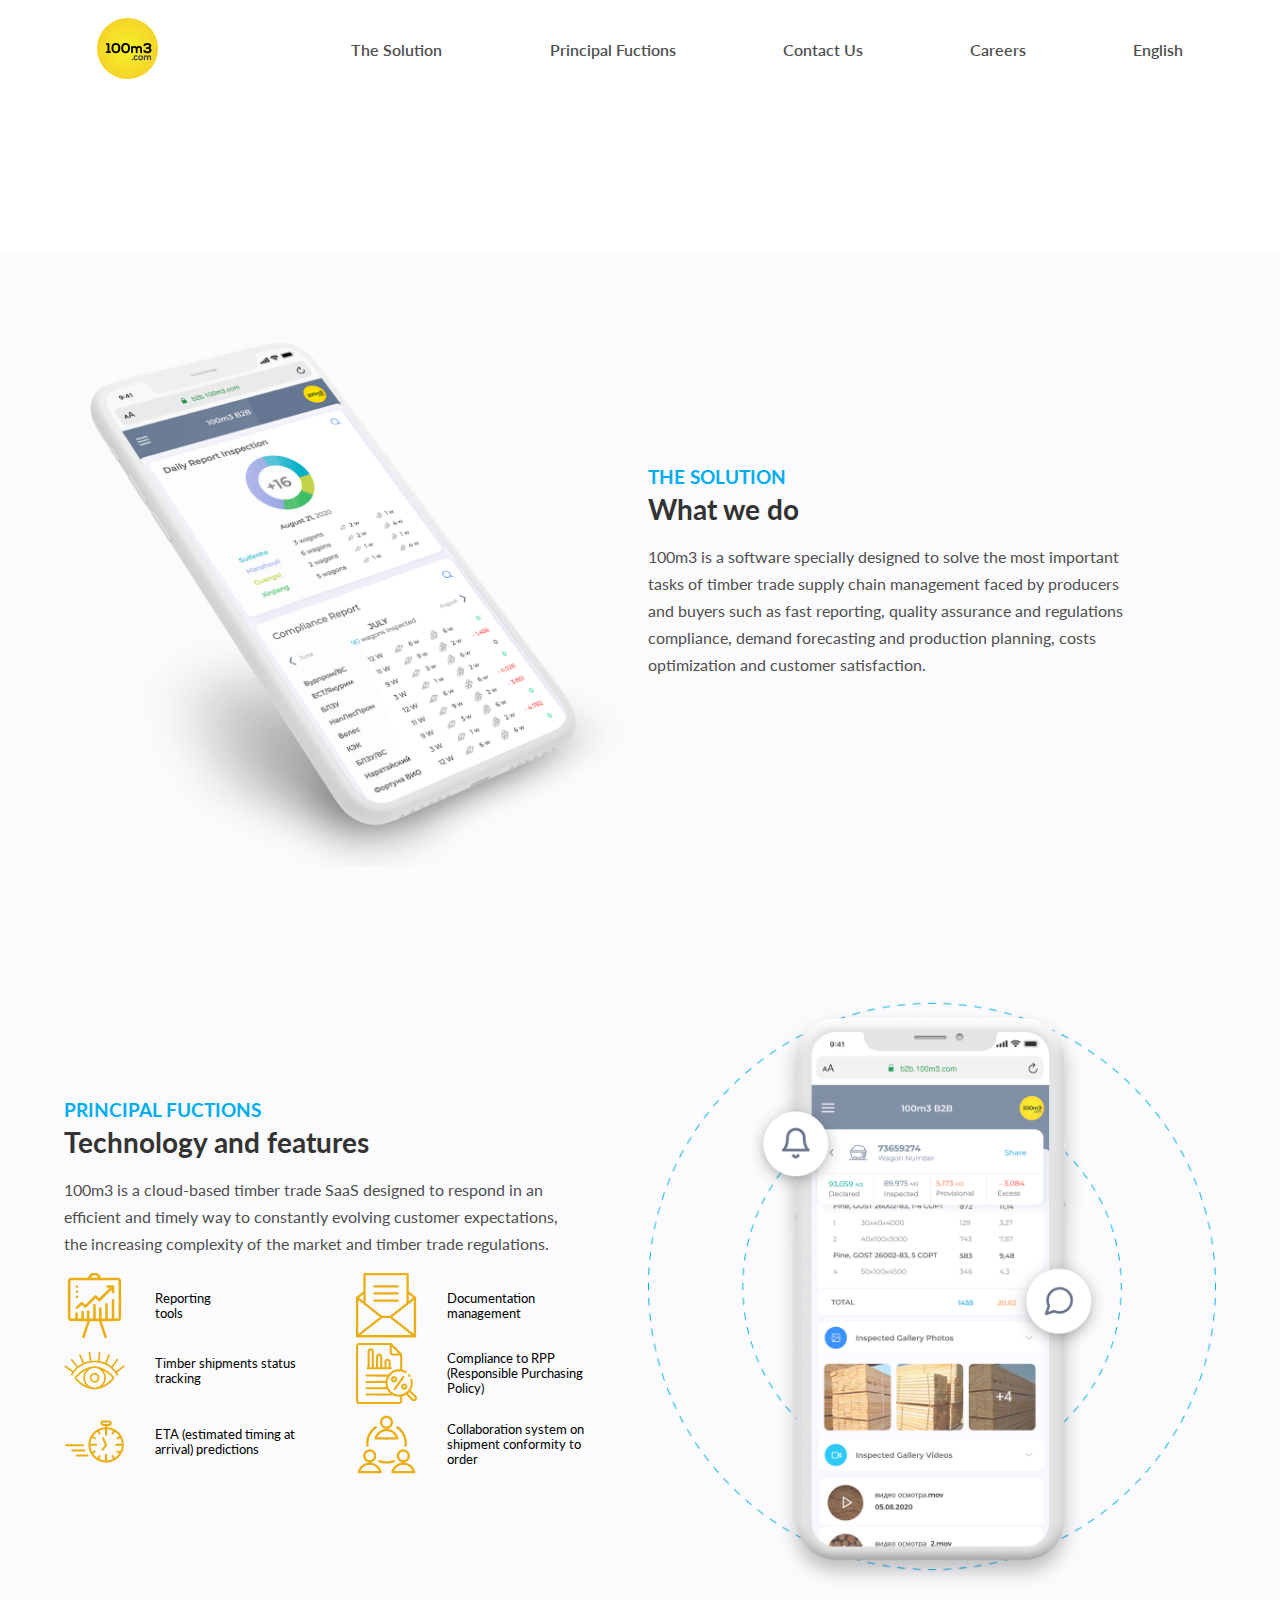
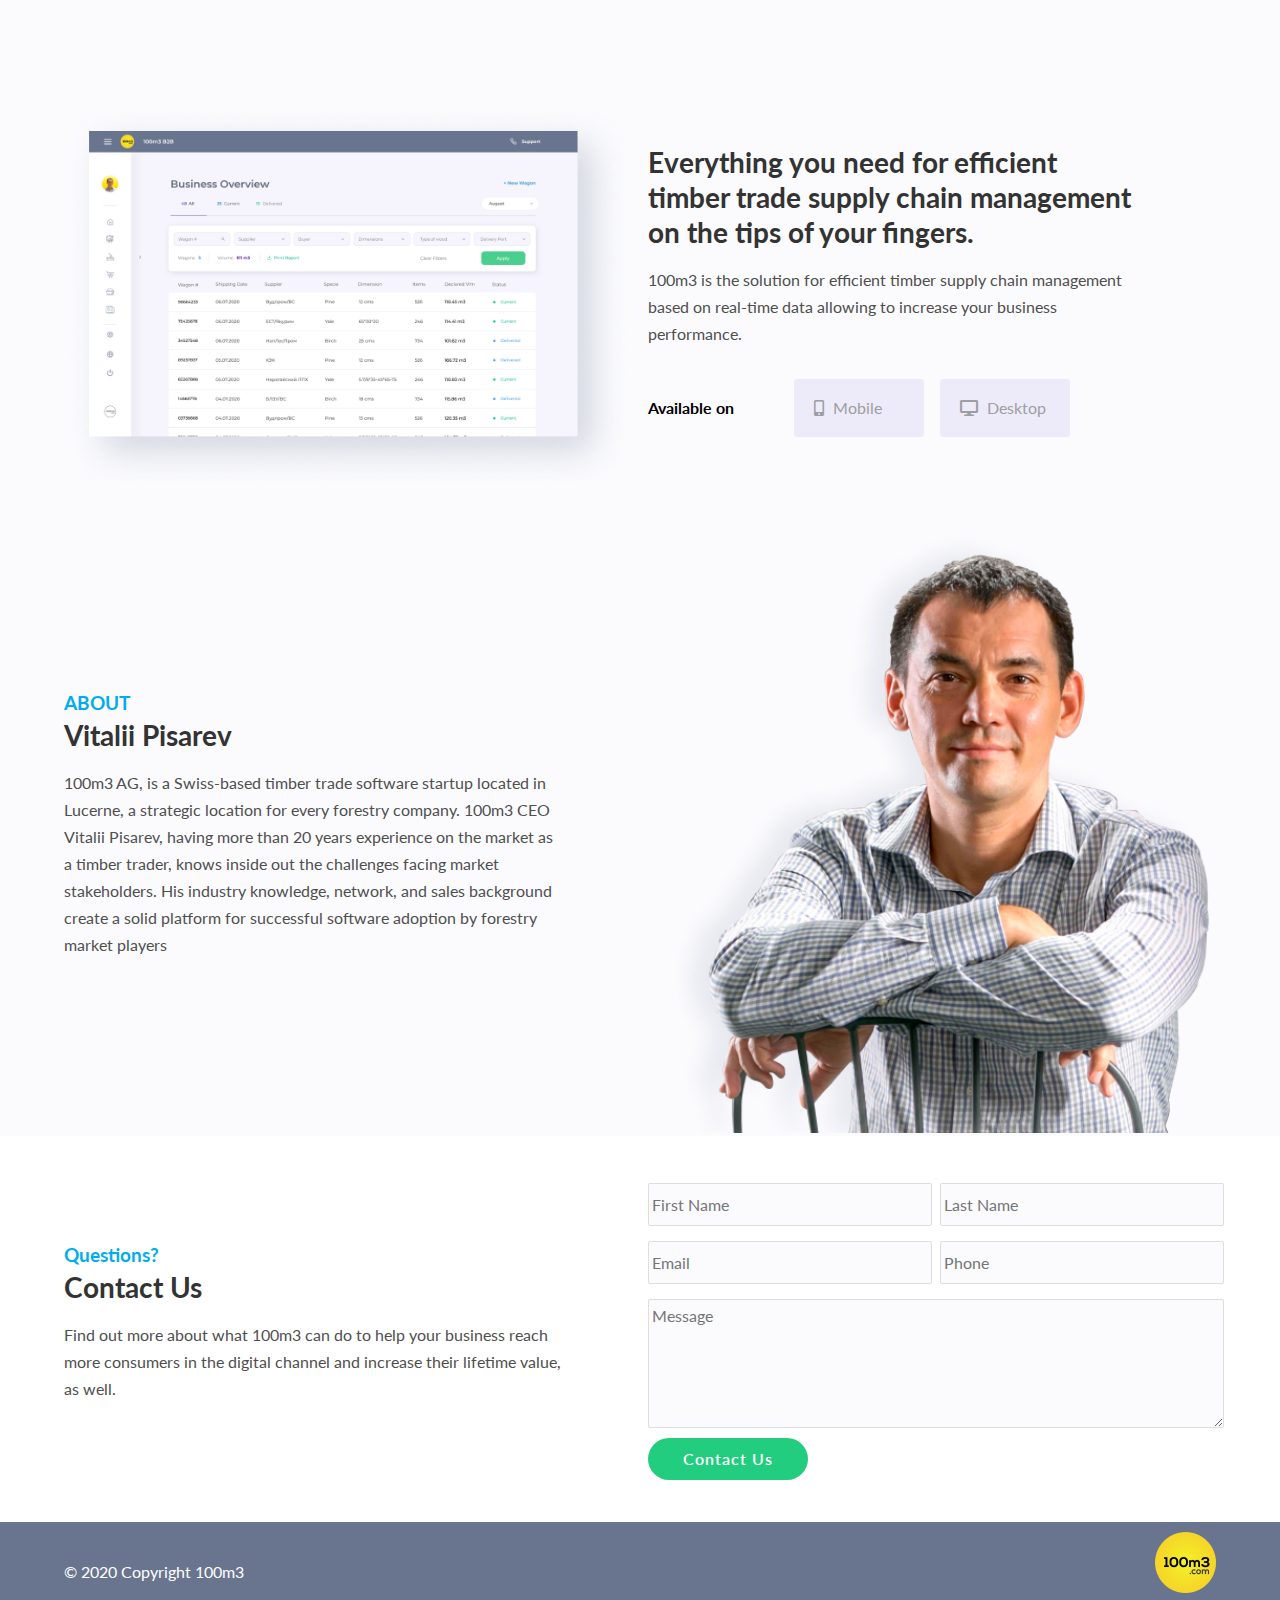
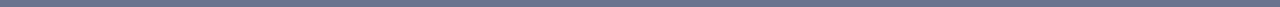
<file: index.html>
<!DOCTYPE html><html lang="en"><head><meta charset="UTF-8"><meta name="viewport" content="width=device-width, initial-scale=1.0"><title>100m3</title><link rel="stylesheet" href="https://cdnjs.cloudflare.com/ajax/libs/animate.css/4.1.1/animate.min.css"><link rel="stylesheet" href="https://cdnjs.cloudflare.com/ajax/libs/font-awesome/5.14.0/css/all.min.css"><link rel="stylesheet" href="js.ef84bb76.css"></head><body>  <nav> <div class="content"> <a href="index.html"> <img src="logo-100m3-61x61.fe61a91d.png" alt=""> </a> <ul class="menu"> <li><a href="#">The Solution</a></li> <li><a href="#">Principal Fuctions</a></li> <li><a href="#">Contact Us</a></li> <li><a href="careers.html">Careers</a></li> <li><a href="#">English</a></li> </ul> </div> </nav> <video autoplay="" muted="" loop="" class="bg-video-d"> <source src="https://res.cloudinary.com/yormian/video/upload/v1600814341/100m3/v-desktop.mp4" type="video/mp4"> </video> <video autoplay="" muted="" loop="" class="bg-video-m"> <source src="https://res.cloudinary.com/yormian/video/upload/v1600814338/100m3/v-mobil.mp4" type="video/mp4"> </video> <section class="section bg-gray"> <div class="container"> <div class="row middle-xs"> <div class="col-lg-6"> <img class="responsive" src="divice-1.1d4b7c80.png" alt=""> </div> <div class="col-lg-6"> <h3 class="title-xs text-blue uppercase">THE SOLUTION</h3> <h2 class="title-sm">What we do</h2> <p class="text-normal content-text">100m3 is a software specially designed to solve the most important tasks of timber trade supply chain management faced by producers and buyers such as fast reporting, quality assurance and regulations compliance, demand forecasting and production planning, costs optimization and customer satisfaction.</p> </div> </div> </div> </section> <section class="section bg-gray"> <div class="container"> <div class="row middle-xs"> <div class="col-lg-6"> <h3 class="title-xs text-blue uppercase">Principal Fuctions</h3> <h2 class="title-sm">Technology and features</h2> <p class="text-normal content-text">100m3 is a cloud-based timber trade SaaS designed to respond in an efficient and timely way to constantly evolving customer expectations, the increasing complexity of the market and timber trade regulations.</p> <div class="row"> <div class="col-lg-6"> <div class="card-t"> <img src="image 8 (Traced).8eee41c6.svg" alt=""> <p>Reporting <br> tools</p> </div> </div> <div class="col-lg-6"> <div class="card-t"> <img src="image 12 (Traced).9e464096.svg" alt=""> <p>Documentation <br> management</p> </div> </div> <div class="col-lg-6"> <div class="card-t"> <img src="image 9 (Traced).539a9427.svg" alt=""> <p>Timber shipments status <br> tracking</p> </div> </div> <div class="col-lg-6"> <div class="card-t"> <img src="image 13 (Traced).5489ee4c.svg" alt=""> <p>Compliance to RPP <br> (Responsible Purchasing <br> Policy)</p> </div> </div> <div class="col-lg-6"> <div class="card-t"> <img src="image 10 (Traced).e23fe21b.svg" alt=""> <p>ETA (estimated timing at <br> arrival) predictions</p> </div> </div> <div class="col-lg-6"> <div class="card-t"> <img src="image 14 (Traced).295f7e38.svg" alt=""> <p>Collaboration system on <br> shipment conformity to <br> order</p> </div> </div> </div> </div> <div class="col-lg-6"> <img class="responsive" src="Grupo-6.31e8e1f3.png" alt=""> </div> </div> </div> </section> <section class="section bg-gray"> <div class="container"> <div class="row middle-xs"> <div class="col-lg-6"> <img class="responsive" src="dashboard.c5f46426.png" alt=""> </div> <div class="col-lg-6"> <h2 class="title-sm">Everything you need for efficient <br> timber trade supply chain management <br>on the tips of your fingers.</h2> <p class="text-normal content-text">100m3 is the solution for efficient timber supply chain management based on real-time data allowing to increase your business performance. </p> <div class="row middle-xs"> <div class="col-lg-3"> <h4>Available on</h4> </div> <div class="col-lg-3"> <p class="bags"><i class="fas fa-mobile-alt"></i> Mobile</p> </div> <div class="col-lg-3"> <p class="bags"><i class="fas fa-desktop"></i> Desktop</p> </div> </div> </div> </div> </div> </section> <section class="bg-gray"> <div class="container"> <div class="row middle-xs"> <div class="col-lg-6"> <h3 class="title-xs text-blue uppercase">ABOUT</h3> <h2 class="title-sm">Vitalii Pisarev</h2> <p class="text-normal content-text">100m3 AG, is a Swiss-based timber trade software startup located in Lucerne, a strategic location for every forestry company. 100m3 CEO Vitalii Pisarev, having more than 20 years experience on the market as a timber trader, knows inside out the challenges facing market stakeholders. His industry knowledge, network, and sales background create a solid platform for successful software adoption by forestry market players </p> </div> <div class="col-lg-6"> <img class="responsive" src="person.6df87f90.png" alt=""> </div> </div> </div> </section> <section class="section"> <div class="container"> <div class="row middle-xs"> <div class="col-lg-6"> <h3 class="title-xs text-blue">Questions?</h3> <h2 class="title-sm">Contact Us</h2> <p class="text-normal content-text">Find out more about what 100m3 can do to help your business reach more consumers in the digital channel and increase their lifetime value, as well. </p> </div> <div class="col-lg-6"> <form action=""> <div class="row"> <div class="col-lg-6 col-xs-12"> <input class="form" type="text" placeholder="First Name"> </div> <div class="col-lg-6 col-xs-12"> <input class="form" type="text" placeholder="Last Name"> </div> <div class="col-lg-6 col-xs-12"> <input class="form" type="email" placeholder="Email"> </div> <div class="col-lg-6 col-xs-12"> <input class="form" type="tel" placeholder="Phone"> </div> <div class="col-lg-12 col-xs-12"> <textarea name="" placeholder="Message" cols="30" rows="5"></textarea> </div> <div class="col-lg-12"> <button class="button">Contact Us</button> </div> </div> </form> </div> </div> </div> </section> <footer class="footer"> <div class="container"> <div class="row middle-xs"> <div class="col-lg-8 col-xs-6"> <p class="copy">© 2020 Copyright 100m3 </p> </div> <div class="col-lg-4 col-xs-6 end-xs"> <img src="logo-100m3-61x61.fe61a91d.png" alt=""> </div> </div> </div> </footer> <script src="js.f04e2442.js"></script>
</body></html>
</file>
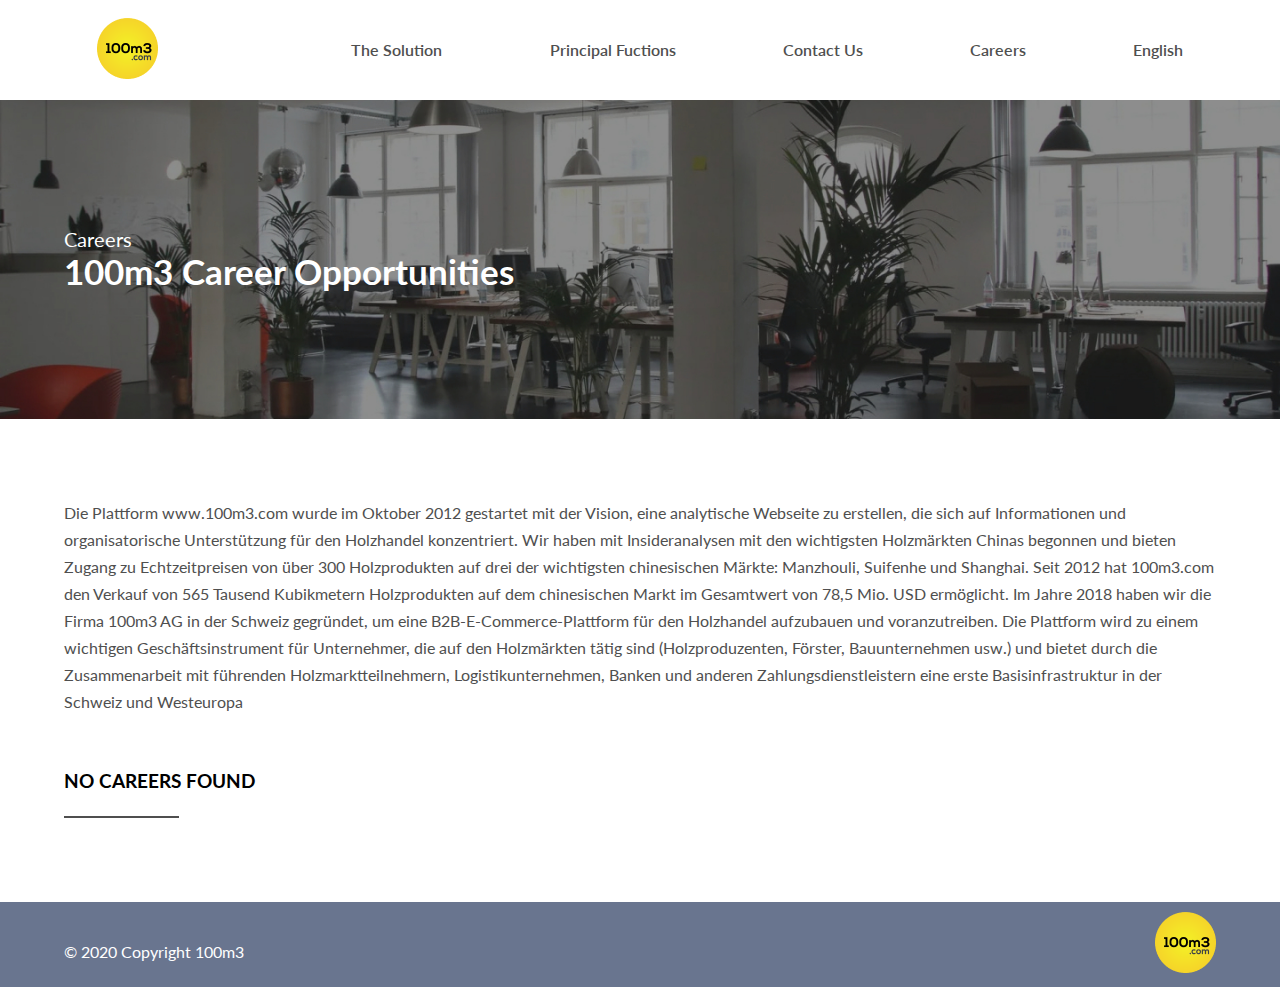
<file: careers.html>
<!DOCTYPE html><html lang="en"><head><meta charset="UTF-8"><meta name="viewport" content="width=device-width, initial-scale=1.0"><title>Careers</title><link rel="stylesheet" href="js.ef84bb76.css"></head><body> <nav> <div class="content"> <a href="index.html"> <img src="logo-100m3-61x61.fe61a91d.png" alt=""> </a> <ul class="menu"> <li><a href="#">The Solution</a></li> <li><a href="#">Principal Fuctions</a></li> <li><a href="#">Contact Us</a></li> <li><a href="careers.html">Careers</a></li> <li><a href="#">English</a></li> </ul> </div> </nav> <div class="hero"> <div class="container"> <div class="row middle-xs"> <div class="col-lg-12"> <p class="hero-text">Careers</p> <h2 class="hero-title">100m3 Career Opportunities</h2> </div> </div> </div> </div> <div class="section-2"> <div class="container"> <div class="row"> <div class="col-lg-12"> <p class="text-normal"> Die Plattform www.100m3.com wurde im Oktober 2012 gestartet mit der Vision, eine analytische Webseite zu erstellen, die sich auf Informationen und organisatorische Unterstützung für den Holzhandel konzentriert. Wir haben mit Insideranalysen mit den wichtigsten Holzmärkten Chinas begonnen und bieten Zugang zu Echtzeitpreisen von über 300 Holzprodukten auf drei der wichtigsten chinesischen Märkte: Manzhouli, Suifenhe und Shanghai. Seit 2012 hat 100m3.com den Verkauf von 565 Tausend Kubikmetern Holzprodukten auf dem chinesischen Markt im Gesamtwert von 78,5 Mio. USD ermöglicht. Im Jahre 2018 haben wir die Firma 100m3 AG in der Schweiz gegründet, um eine B2B-E-Commerce-Plattform für den Holzhandel aufzubauen und voranzutreiben. Die Plattform wird zu einem wichtigen Geschäftsinstrument für Unternehmer, die auf den Holzmärkten tätig sind (Holzproduzenten, Förster, Bauunternehmen usw.) und bietet durch die Zusammenarbeit mit führenden Holzmarktteilnehmern, Logistikunternehmen, Banken und anderen Zahlungsdienstleistern eine erste Basisinfrastruktur in der Schweiz und Westeuropa </p> </div> </div> <div class="row mt-lg"> <div class="col-lg-12"> <h3 class="title-xs uppercase">No Careers found</h3> <hr class="separator"> </div> </div> </div> </div> <footer class="footer"> <div class="container"> <div class="row middle-xs"> <div class="col-lg-8 col-xs-6"> <p class="copy">© 2020 Copyright 100m3 </p> </div> <div class="col-lg-4 col-xs-6 end-xs"> <img src="logo-100m3-61x61.fe61a91d.png" alt=""> </div> </div> </div> </footer> <script src="js.f04e2442.js"></script>
</body></html>
</file>
<file: js.ef84bb76.css>
@import url("https://fonts.googleapis.com/css2?family=Lato:wght@300;400;700;900&display=swap");
/*! normalize.css v8.0.1 | MIT License | github.com/necolas/normalize.css */html{line-height:1.15;-webkit-text-size-adjust:100%}body{margin:0}main{display:block}h1{font-size:2em;margin:.67em 0}hr{box-sizing:content-box;height:0;overflow:visible}pre{font-family:monospace,monospace;font-size:1em}a{background-color:transparent}abbr[title]{border-bottom:none;text-decoration:underline;text-decoration:underline dotted}b,strong{font-weight:bolder}code,kbd,samp{font-family:monospace,monospace;font-size:1em}small{font-size:80%}sub,sup{font-size:75%;line-height:0;position:relative;vertical-align:baseline}sub{bottom:-.25em}sup{top:-.5em}img{border-style:none}button,input,optgroup,select,textarea{font-family:inherit;font-size:100%;line-height:1.15;margin:0}button,input{overflow:visible}button,select{text-transform:none}[type=button],[type=reset],[type=submit],button{-webkit-appearance:button}[type=button]::-moz-focus-inner,[type=reset]::-moz-focus-inner,[type=submit]::-moz-focus-inner,button::-moz-focus-inner{border-style:none;padding:0}[type=button]:-moz-focusring,[type=reset]:-moz-focusring,[type=submit]:-moz-focusring,button:-moz-focusring{outline:1px dotted ButtonText}fieldset{padding:.35em .75em .625em}legend{box-sizing:border-box;color:inherit;display:table;max-width:100%;padding:0;white-space:normal}progress{vertical-align:baseline}textarea{overflow:auto}[type=checkbox],[type=radio]{box-sizing:border-box;padding:0}[type=number]::-webkit-inner-spin-button,[type=number]::-webkit-outer-spin-button{height:auto}[type=search]{-webkit-appearance:textfield;outline-offset:-2px}[type=search]::-webkit-search-decoration{-webkit-appearance:none}::-webkit-file-upload-button{-webkit-appearance:button;font:inherit}details{display:block}summary{display:list-item}[hidden],template{display:none}.container,.container-fluid{margin-right:auto;margin-left:auto}.container-fluid{padding-right:2rem;padding-left:2rem}.container{max-width:90%;padding-right:10px;padding-left:10px}.row{box-sizing:border-box;display:-webkit-box;display:-ms-flexbox;display:flex;-webkit-box-flex:0;-ms-flex:0 1 auto;flex:0 1 auto;-webkit-box-direction:normal;-ms-flex-direction:row;flex-direction:row;-ms-flex-wrap:wrap;flex-wrap:wrap;margin-right:-.5rem;margin-left:-.5rem}.row,.row.reverse{-webkit-box-orient:horizontal}.row.reverse{-ms-flex-direction:row-reverse;flex-direction:row-reverse}.col.reverse,.row.reverse{-webkit-box-direction:reverse}.col.reverse{-webkit-box-orient:vertical;-ms-flex-direction:column-reverse;flex-direction:column-reverse}.col-xs,.col-xs-1,.col-xs-2,.col-xs-3,.col-xs-4,.col-xs-5,.col-xs-6,.col-xs-7,.col-xs-8,.col-xs-9,.col-xs-10,.col-xs-11,.col-xs-12,.col-xs-offset-0,.col-xs-offset-1,.col-xs-offset-2,.col-xs-offset-3,.col-xs-offset-4,.col-xs-offset-5,.col-xs-offset-6,.col-xs-offset-7,.col-xs-offset-8,.col-xs-offset-9,.col-xs-offset-10,.col-xs-offset-11,.col-xs-offset-12{box-sizing:border-box;-webkit-box-flex:0;-ms-flex:0 0 auto;flex:0 0 auto;padding-right:.5rem;padding-left:.5rem}.col-xs{-webkit-box-flex:1;-ms-flex-positive:1;flex-grow:1;-ms-flex-preferred-size:0;flex-basis:0;max-width:100%}.col-xs-1{-ms-flex-preferred-size:8.33333333%;flex-basis:8.33333333%;max-width:8.33333333%}.col-xs-2{-ms-flex-preferred-size:16.66666667%;flex-basis:16.66666667%;max-width:16.66666667%}.col-xs-3{-ms-flex-preferred-size:25%;flex-basis:25%;max-width:25%}.col-xs-4{-ms-flex-preferred-size:33.33333333%;flex-basis:33.33333333%;max-width:33.33333333%}.col-xs-5{-ms-flex-preferred-size:41.66666667%;flex-basis:41.66666667%;max-width:41.66666667%}.col-xs-6{-ms-flex-preferred-size:50%;flex-basis:50%;max-width:50%}.col-xs-7{-ms-flex-preferred-size:58.33333333%;flex-basis:58.33333333%;max-width:58.33333333%}.col-xs-8{-ms-flex-preferred-size:66.66666667%;flex-basis:66.66666667%;max-width:66.66666667%}.col-xs-9{-ms-flex-preferred-size:75%;flex-basis:75%;max-width:75%}.col-xs-10{-ms-flex-preferred-size:83.33333333%;flex-basis:83.33333333%;max-width:83.33333333%}.col-xs-11{-ms-flex-preferred-size:91.66666667%;flex-basis:91.66666667%;max-width:91.66666667%}.col-xs-12{-ms-flex-preferred-size:100%;flex-basis:100%;max-width:100%}.col-xs-offset-0{margin-left:0}.col-xs-offset-1{margin-left:8.33333333%}.col-xs-offset-2{margin-left:16.66666667%}.col-xs-offset-3{margin-left:25%}.col-xs-offset-4{margin-left:33.33333333%}.col-xs-offset-5{margin-left:41.66666667%}.col-xs-offset-6{margin-left:50%}.col-xs-offset-7{margin-left:58.33333333%}.col-xs-offset-8{margin-left:66.66666667%}.col-xs-offset-9{margin-left:75%}.col-xs-offset-10{margin-left:83.33333333%}.col-xs-offset-11{margin-left:91.66666667%}.start-xs{-webkit-box-pack:start;-ms-flex-pack:start;justify-content:flex-start;text-align:start}.center-xs{-webkit-box-pack:center;-ms-flex-pack:center;justify-content:center;text-align:center}.end-xs{-webkit-box-pack:end;-ms-flex-pack:end;justify-content:flex-end;text-align:end}.top-xs{-webkit-box-align:start;-ms-flex-align:start;align-items:flex-start}.middle-xs{-webkit-box-align:center;-ms-flex-align:center;align-items:center}.bottom-xs{-webkit-box-align:end;-ms-flex-align:end;align-items:flex-end}.around-xs{-ms-flex-pack:distribute;justify-content:space-around}.between-xs{-webkit-box-pack:justify;-ms-flex-pack:justify;justify-content:space-between}.first-xs{-webkit-box-ordinal-group:0;-ms-flex-order:-1;order:-1}.last-xs{-webkit-box-ordinal-group:2;-ms-flex-order:1;order:1}@media only screen and (min-width:48em){.container{width:49rem}.col-sm,.col-sm-1,.col-sm-2,.col-sm-3,.col-sm-4,.col-sm-5,.col-sm-6,.col-sm-7,.col-sm-8,.col-sm-9,.col-sm-10,.col-sm-11,.col-sm-12,.col-sm-offset-0,.col-sm-offset-1,.col-sm-offset-2,.col-sm-offset-3,.col-sm-offset-4,.col-sm-offset-5,.col-sm-offset-6,.col-sm-offset-7,.col-sm-offset-8,.col-sm-offset-9,.col-sm-offset-10,.col-sm-offset-11,.col-sm-offset-12{box-sizing:border-box;-webkit-box-flex:0;-ms-flex:0 0 auto;flex:0 0 auto;padding-right:.5rem;padding-left:.5rem}.col-sm{-webkit-box-flex:1;-ms-flex-positive:1;flex-grow:1;-ms-flex-preferred-size:0;flex-basis:0;max-width:100%}.col-sm-1{-ms-flex-preferred-size:8.33333333%;flex-basis:8.33333333%;max-width:8.33333333%}.col-sm-2{-ms-flex-preferred-size:16.66666667%;flex-basis:16.66666667%;max-width:16.66666667%}.col-sm-3{-ms-flex-preferred-size:25%;flex-basis:25%;max-width:25%}.col-sm-4{-ms-flex-preferred-size:33.33333333%;flex-basis:33.33333333%;max-width:33.33333333%}.col-sm-5{-ms-flex-preferred-size:41.66666667%;flex-basis:41.66666667%;max-width:41.66666667%}.col-sm-6{-ms-flex-preferred-size:50%;flex-basis:50%;max-width:50%}.col-sm-7{-ms-flex-preferred-size:58.33333333%;flex-basis:58.33333333%;max-width:58.33333333%}.col-sm-8{-ms-flex-preferred-size:66.66666667%;flex-basis:66.66666667%;max-width:66.66666667%}.col-sm-9{-ms-flex-preferred-size:75%;flex-basis:75%;max-width:75%}.col-sm-10{-ms-flex-preferred-size:83.33333333%;flex-basis:83.33333333%;max-width:83.33333333%}.col-sm-11{-ms-flex-preferred-size:91.66666667%;flex-basis:91.66666667%;max-width:91.66666667%}.col-sm-12{-ms-flex-preferred-size:100%;flex-basis:100%;max-width:100%}.col-sm-offset-0{margin-left:0}.col-sm-offset-1{margin-left:8.33333333%}.col-sm-offset-2{margin-left:16.66666667%}.col-sm-offset-3{margin-left:25%}.col-sm-offset-4{margin-left:33.33333333%}.col-sm-offset-5{margin-left:41.66666667%}.col-sm-offset-6{margin-left:50%}.col-sm-offset-7{margin-left:58.33333333%}.col-sm-offset-8{margin-left:66.66666667%}.col-sm-offset-9{margin-left:75%}.col-sm-offset-10{margin-left:83.33333333%}.col-sm-offset-11{margin-left:91.66666667%}.start-sm{-webkit-box-pack:start;-ms-flex-pack:start;justify-content:flex-start;text-align:start}.center-sm{-webkit-box-pack:center;-ms-flex-pack:center;justify-content:center;text-align:center}.end-sm{-webkit-box-pack:end;-ms-flex-pack:end;justify-content:flex-end;text-align:end}.top-sm{-webkit-box-align:start;-ms-flex-align:start;align-items:flex-start}.middle-sm{-webkit-box-align:center;-ms-flex-align:center;align-items:center}.bottom-sm{-webkit-box-align:end;-ms-flex-align:end;align-items:flex-end}.around-sm{-ms-flex-pack:distribute;justify-content:space-around}.between-sm{-webkit-box-pack:justify;-ms-flex-pack:justify;justify-content:space-between}.first-sm{-webkit-box-ordinal-group:0;-ms-flex-order:-1;order:-1}.last-sm{-webkit-box-ordinal-group:2;-ms-flex-order:1;order:1}}@media only screen and (min-width:64em){.container{width:65rem}.col-md,.col-md-1,.col-md-2,.col-md-3,.col-md-4,.col-md-5,.col-md-6,.col-md-7,.col-md-8,.col-md-9,.col-md-10,.col-md-11,.col-md-12,.col-md-offset-0,.col-md-offset-1,.col-md-offset-2,.col-md-offset-3,.col-md-offset-4,.col-md-offset-5,.col-md-offset-6,.col-md-offset-7,.col-md-offset-8,.col-md-offset-9,.col-md-offset-10,.col-md-offset-11,.col-md-offset-12{box-sizing:border-box;-webkit-box-flex:0;-ms-flex:0 0 auto;flex:0 0 auto;padding-right:.5rem;padding-left:.5rem}.col-md{-webkit-box-flex:1;-ms-flex-positive:1;flex-grow:1;-ms-flex-preferred-size:0;flex-basis:0;max-width:100%}.col-md-1{-ms-flex-preferred-size:8.33333333%;flex-basis:8.33333333%;max-width:8.33333333%}.col-md-2{-ms-flex-preferred-size:16.66666667%;flex-basis:16.66666667%;max-width:16.66666667%}.col-md-3{-ms-flex-preferred-size:25%;flex-basis:25%;max-width:25%}.col-md-4{-ms-flex-preferred-size:33.33333333%;flex-basis:33.33333333%;max-width:33.33333333%}.col-md-5{-ms-flex-preferred-size:41.66666667%;flex-basis:41.66666667%;max-width:41.66666667%}.col-md-6{-ms-flex-preferred-size:50%;flex-basis:50%;max-width:50%}.col-md-7{-ms-flex-preferred-size:58.33333333%;flex-basis:58.33333333%;max-width:58.33333333%}.col-md-8{-ms-flex-preferred-size:66.66666667%;flex-basis:66.66666667%;max-width:66.66666667%}.col-md-9{-ms-flex-preferred-size:75%;flex-basis:75%;max-width:75%}.col-md-10{-ms-flex-preferred-size:83.33333333%;flex-basis:83.33333333%;max-width:83.33333333%}.col-md-11{-ms-flex-preferred-size:91.66666667%;flex-basis:91.66666667%;max-width:91.66666667%}.col-md-12{-ms-flex-preferred-size:100%;flex-basis:100%;max-width:100%}.col-md-offset-0{margin-left:0}.col-md-offset-1{margin-left:8.33333333%}.col-md-offset-2{margin-left:16.66666667%}.col-md-offset-3{margin-left:25%}.col-md-offset-4{margin-left:33.33333333%}.col-md-offset-5{margin-left:41.66666667%}.col-md-offset-6{margin-left:50%}.col-md-offset-7{margin-left:58.33333333%}.col-md-offset-8{margin-left:66.66666667%}.col-md-offset-9{margin-left:75%}.col-md-offset-10{margin-left:83.33333333%}.col-md-offset-11{margin-left:91.66666667%}.start-md{-webkit-box-pack:start;-ms-flex-pack:start;justify-content:flex-start;text-align:start}.center-md{-webkit-box-pack:center;-ms-flex-pack:center;justify-content:center;text-align:center}.end-md{-webkit-box-pack:end;-ms-flex-pack:end;justify-content:flex-end;text-align:end}.top-md{-webkit-box-align:start;-ms-flex-align:start;align-items:flex-start}.middle-md{-webkit-box-align:center;-ms-flex-align:center;align-items:center}.bottom-md{-webkit-box-align:end;-ms-flex-align:end;align-items:flex-end}.around-md{-ms-flex-pack:distribute;justify-content:space-around}.between-md{-webkit-box-pack:justify;-ms-flex-pack:justify;justify-content:space-between}.first-md{-webkit-box-ordinal-group:0;-ms-flex-order:-1;order:-1}.last-md{-webkit-box-ordinal-group:2;-ms-flex-order:1;order:1}}@media only screen and (min-width:75em){.container{width:76rem}.col-lg,.col-lg-1,.col-lg-2,.col-lg-3,.col-lg-4,.col-lg-5,.col-lg-6,.col-lg-7,.col-lg-8,.col-lg-9,.col-lg-10,.col-lg-11,.col-lg-12,.col-lg-offset-0,.col-lg-offset-1,.col-lg-offset-2,.col-lg-offset-3,.col-lg-offset-4,.col-lg-offset-5,.col-lg-offset-6,.col-lg-offset-7,.col-lg-offset-8,.col-lg-offset-9,.col-lg-offset-10,.col-lg-offset-11,.col-lg-offset-12{box-sizing:border-box;-webkit-box-flex:0;-ms-flex:0 0 auto;flex:0 0 auto;padding-right:.5rem;padding-left:.5rem}.col-lg{-webkit-box-flex:1;-ms-flex-positive:1;flex-grow:1;-ms-flex-preferred-size:0;flex-basis:0;max-width:100%}.col-lg-1{-ms-flex-preferred-size:8.33333333%;flex-basis:8.33333333%;max-width:8.33333333%}.col-lg-2{-ms-flex-preferred-size:16.66666667%;flex-basis:16.66666667%;max-width:16.66666667%}.col-lg-3{-ms-flex-preferred-size:25%;flex-basis:25%;max-width:25%}.col-lg-4{-ms-flex-preferred-size:33.33333333%;flex-basis:33.33333333%;max-width:33.33333333%}.col-lg-5{-ms-flex-preferred-size:41.66666667%;flex-basis:41.66666667%;max-width:41.66666667%}.col-lg-6{-ms-flex-preferred-size:50%;flex-basis:50%;max-width:50%}.col-lg-7{-ms-flex-preferred-size:58.33333333%;flex-basis:58.33333333%;max-width:58.33333333%}.col-lg-8{-ms-flex-preferred-size:66.66666667%;flex-basis:66.66666667%;max-width:66.66666667%}.col-lg-9{-ms-flex-preferred-size:75%;flex-basis:75%;max-width:75%}.col-lg-10{-ms-flex-preferred-size:83.33333333%;flex-basis:83.33333333%;max-width:83.33333333%}.col-lg-11{-ms-flex-preferred-size:91.66666667%;flex-basis:91.66666667%;max-width:91.66666667%}.col-lg-12{-ms-flex-preferred-size:100%;flex-basis:100%;max-width:100%}.col-lg-offset-0{margin-left:0}.col-lg-offset-1{margin-left:8.33333333%}.col-lg-offset-2{margin-left:16.66666667%}.col-lg-offset-3{margin-left:25%}.col-lg-offset-4{margin-left:33.33333333%}.col-lg-offset-5{margin-left:41.66666667%}.col-lg-offset-6{margin-left:50%}.col-lg-offset-7{margin-left:58.33333333%}.col-lg-offset-8{margin-left:66.66666667%}.col-lg-offset-9{margin-left:75%}.col-lg-offset-10{margin-left:83.33333333%}.col-lg-offset-11{margin-left:91.66666667%}.start-lg{-webkit-box-pack:start;-ms-flex-pack:start;justify-content:flex-start;text-align:start}.center-lg{-webkit-box-pack:center;-ms-flex-pack:center;justify-content:center;text-align:center}.end-lg{-webkit-box-pack:end;-ms-flex-pack:end;justify-content:flex-end;text-align:end}.top-lg{-webkit-box-align:start;-ms-flex-align:start;align-items:flex-start}.middle-lg{-webkit-box-align:center;-ms-flex-align:center;align-items:center}.bottom-lg{-webkit-box-align:end;-ms-flex-align:end;align-items:flex-end}.around-lg{-ms-flex-pack:distribute;justify-content:space-around}.between-lg{-webkit-box-pack:justify;-ms-flex-pack:justify;justify-content:space-between}.first-lg{-webkit-box-ordinal-group:0;-ms-flex-order:-1;order:-1}.last-lg{-webkit-box-ordinal-group:2;-ms-flex-order:1;order:1}}.form{display:block;margin-top:15px;width:100%;height:calc(1.3em + .75rem + 2px);padding:.2rem;font-size:1rem;font-weight:400;line-height:1.5;color:#495057;background-color:#fbfbfe;background-clip:padding-box;border:1px solid #dedede;border-radius:2px;transition:border-color .15s ease-in-out,box-shadow .15s ease-in-out}.form:focus{color:#495057;background-color:#fff;border-color:#80bdff;outline:0;box-shadow:0 0 0 .2rem rgba(0,123,255,.25)}textarea{display:block;margin-top:15px;width:100%;padding:.2rem;font-size:1rem;font-weight:400;line-height:1.5;color:#495057;background-color:#fbfbfe;background-clip:padding-box;border:1px solid #dedede;border-radius:2px;transition:border-color .15s ease-in-out,box-shadow .15s ease-in-out}textarea:focus{color:#495057;background-color:#fff;border-color:#80bdff;outline:0;box-shadow:0 0 0 .2rem rgba(0,123,255,.25)}.bg-video-d{right:0;bottom:0;width:100%;height:auto}@media screen and (min-width:768px){.bg-video-m{display:none}}@media screen and (max-width:768px){.bg-video-d{display:none}.bg-video-m{display:block}}nav{display:flex;justify-content:center;height:100px;background-color:#fff}.content{display:flex;flex-flow:row wrap;align-items:center;justify-content:space-around;align-content:space-around;flex-basis:1440px}h1{margin:0;padding:0}img{width:61px}ul{display:flex;align-items:center;justify-content:space-between;flex-basis:65%;margin:0;padding:0;list-style:none}a{color:#4f4f4f;font-weight:600}a,a:hover{text-decoration:none}a:hover{color:#00adee}body{font-family:Lato,sans-serif;font-size:16px}.title-md{font-size:40px;color:#fff}.title-md,.title-sm{font-weight:700;line-height:35px;margin:0}.title-sm{font-size:28px;color:#333}.title-xs{line-height:30px;margin:0}.title-xs font{size:16px;weight:700}.text-normal{font-size:16px;line-height:27px;color:#4f4f4f}.uppercase{text-transform:uppercase}.text-blue{color:#00adee}.bg-gray{background:#fbfbfe}.section{padding:2rem 0}.section-2{padding:4rem 0}.mt-lg{margin-top:35px}.separator{width:10%;height:2px;background:#4f4f4f;border:0;margin:20px 0}.p-5{padding:10px}.content-text{width:500px}.bags{padding:20px;background:#edebfa;border-radius:3px;color:#9d9ea1}.bags i{margin-right:5px}.card-t{display:flex;flex-direction:row;align-items:center}.card-t img{margin-right:30px}.card-t p{font-size:13px}.button{outline:none;display:block;background:#22cd7f;font-weight:600;letter-spacing:1px;color:#fff;padding:12px 35px;border:0;margin:10px 0;border-radius:30px}@media screen and (max-width:480px){.content-text{width:100%}.title-sm,.title-xs{text-align:center}.text-normal{text-align:justify}.section{padding:5rem 0}}.responsive{width:100%;height:auto}.footer{background:#69758f;padding:10px 0}.footer .copy{margin-bottom:0;color:#fff}.hero{padding-top:8rem;padding-bottom:8rem;text-align:center;color:#fff;background-repeat:no-repeat;background-attachment:scroll;background-position:50%;background-size:cover;background-image:url(bg-careers.80d5cbf4.jpg)}.hero-text{font-size:20px}.hero-text,.hero-title{text-align:left;margin:0}.hero-title{font-size:35px}@media screen and (max-width:480px){.content-text{width:100%}.title-sm,.title-xs{text-align:center}.text-normal{text-align:justify}.section{padding:5rem 0}.hero-text{font-size:20px;text-align:center}.hero-title{font-size:30px;text-align:center}.hero .separator{width:30%}}

/*# sourceMappingURL=js.ef84bb76.css.map */
</file>
